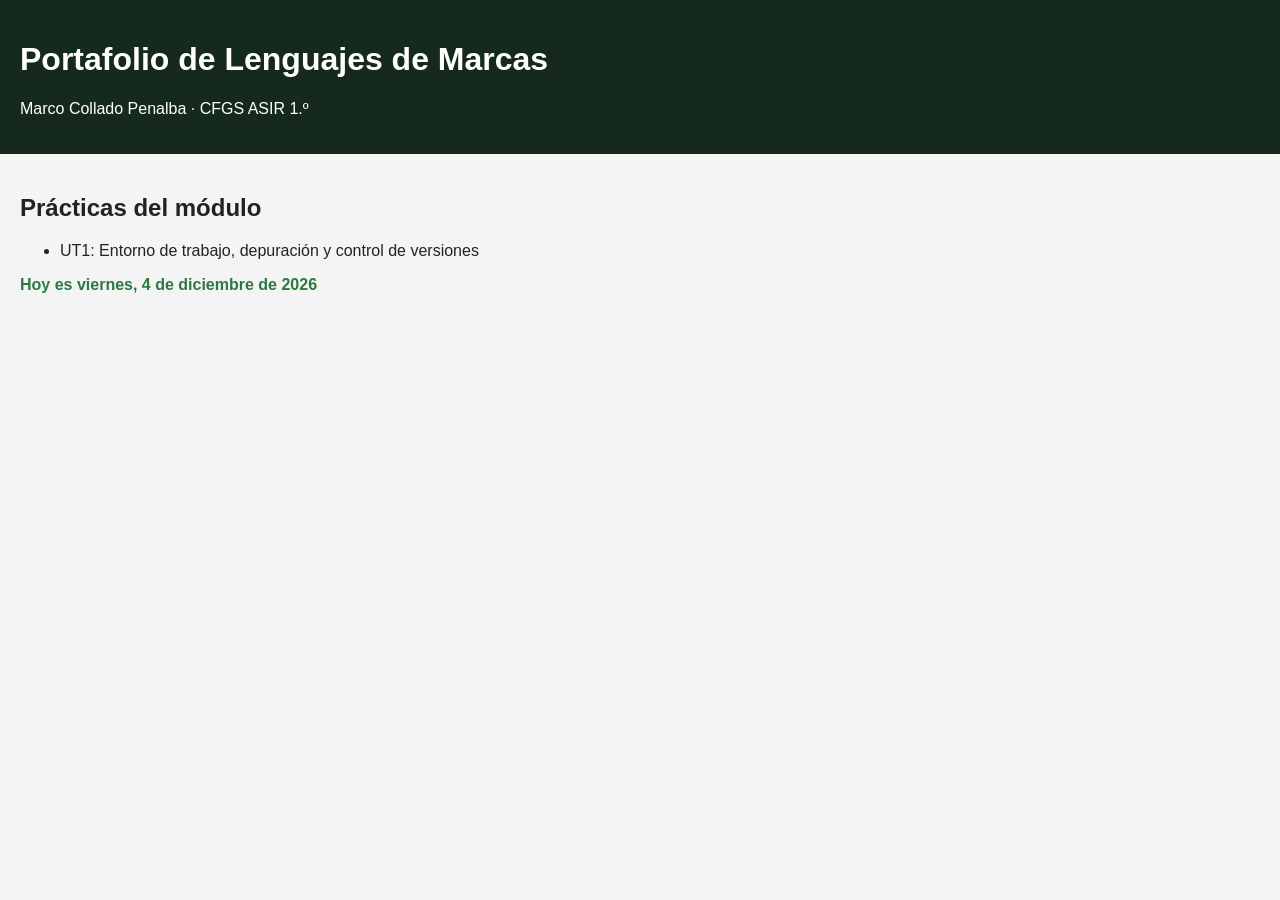
<file: index.html>
<!doctype html>
<html lang="es">
  <head>
    <meta charset="UTF-8" />
    <meta name="viewport" content="width=device-width, initial-scale=1" />
    <title>Portafolio LM - Marco</title>
    <link rel="stylesheet" href="css/estilos.css" />
  </head>
  <body>
    <header>
      <h1>Portafolio de Lenguajes de Marcas</h1>
      <p>Marco Collado Penalba · CFGS ASIR 1.º</p>
    </header>
    <main>
      <h2>Prácticas del módulo</h2>
      <ul>
        <li>UT1: Entorno de trabajo, depuración y control de versiones</li>
      </ul>
      <p id="fecha"></p>
    </main>
    <script src="js/app.js"></script>
  </body>
</html>
</file>
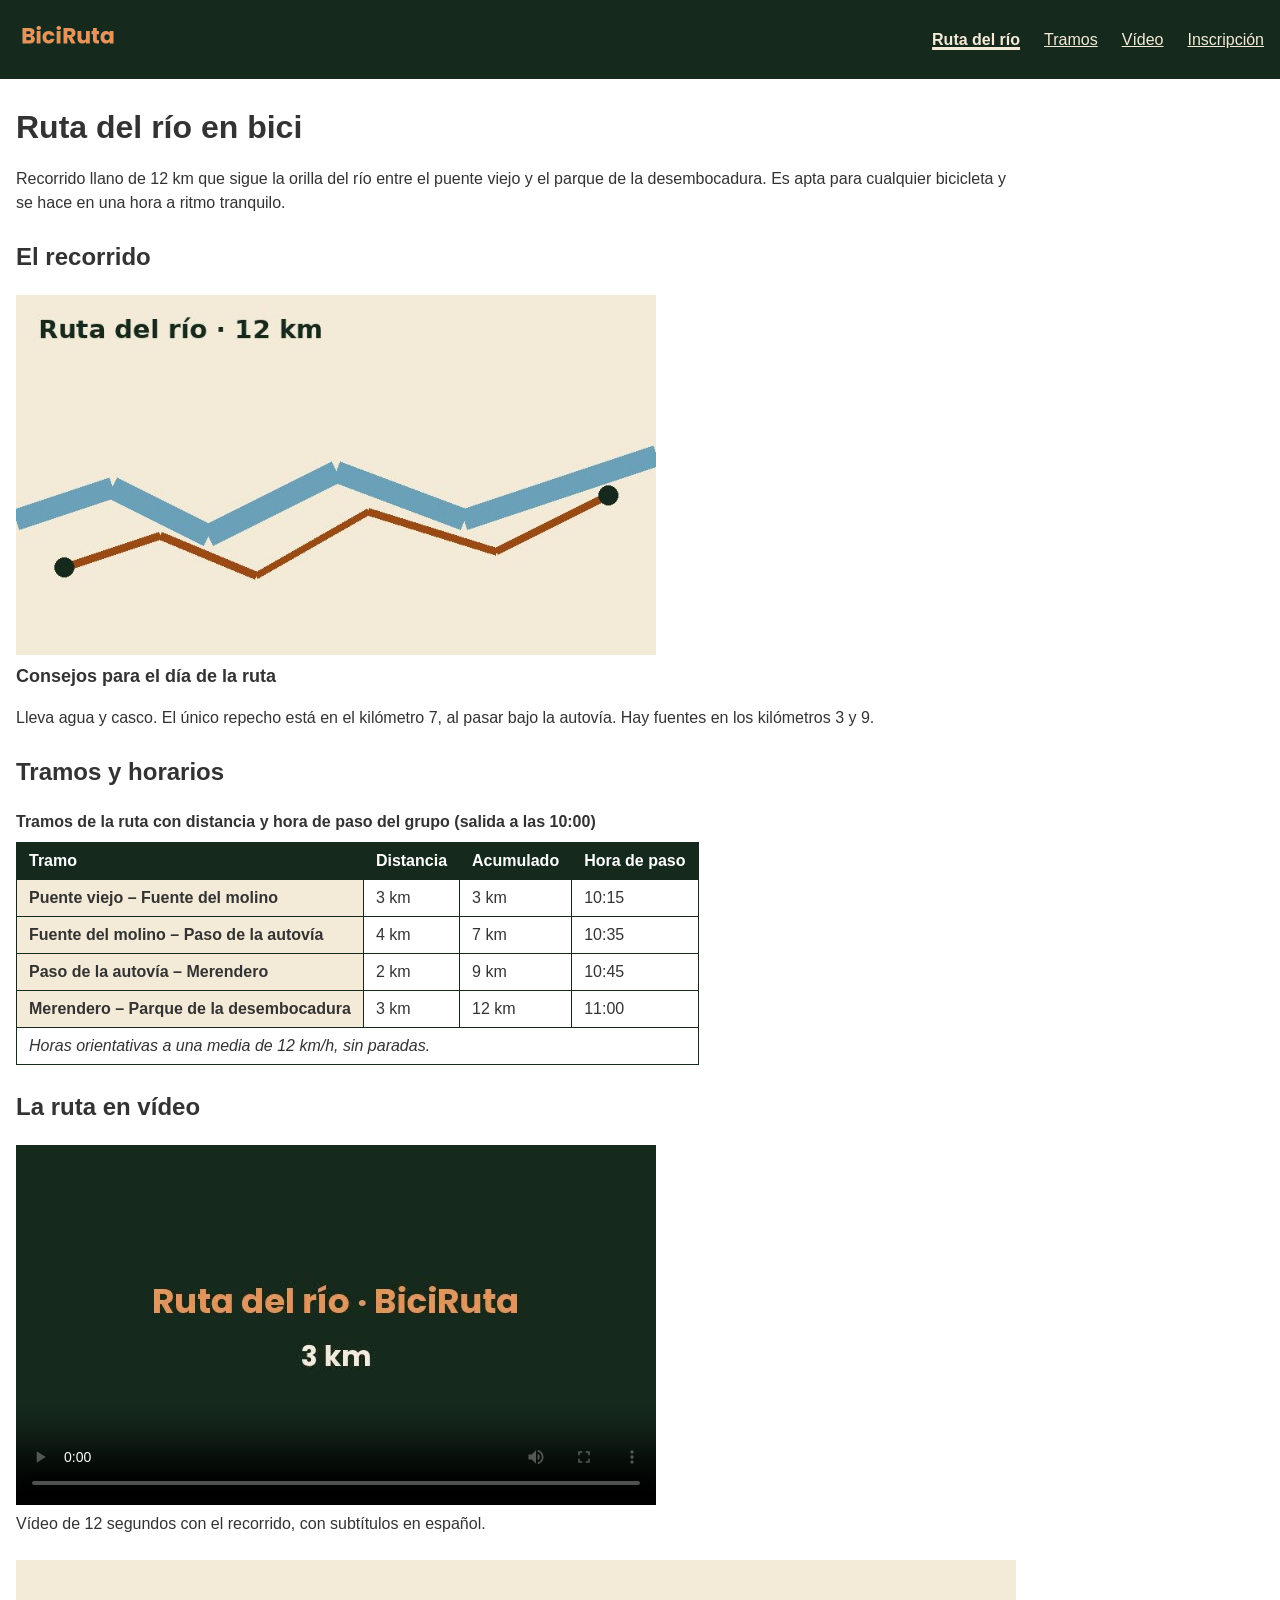
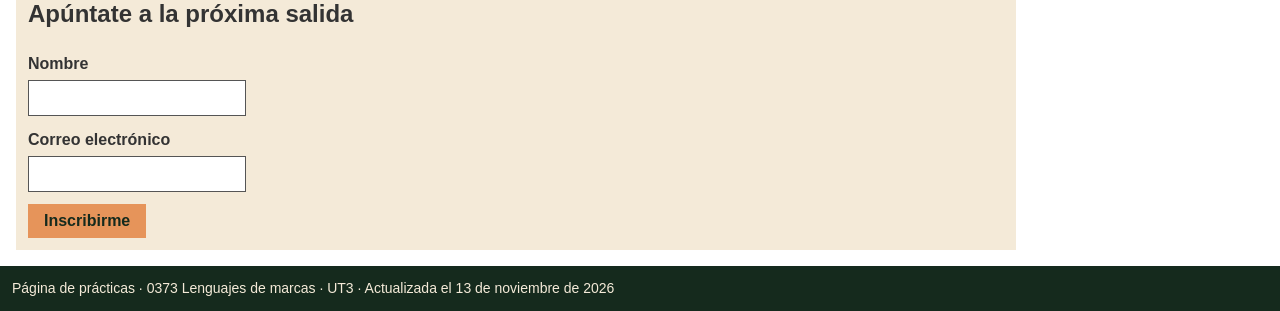
<file: ut03/index.html>
<!DOCTYPE html>
<html lang="es">
<head>
  <meta charset="UTF-8">
  <meta name="viewport" content="width=device-width, initial-scale=1.0">
  <title>Ruta del río en bici · UT3</title>
  <meta name="description" content="Ruta en bicicleta de 12 km junto al río: recorrido, tramos, horarios y vídeo con subtítulos.">
  <link rel="stylesheet" href="css/estilos.css">
</head>
<body>
  <a class="saltar" href="#principal">Saltar al contenido principal</a>

  <header class="cabecera">
    <a href="index.html"><img src="img/logo_biciruta.png" alt="BiciRuta, inicio" width="160" height="40"></a>
    <nav aria-label="Menú principal">
      <ul class="menu">
        <li><a href="index.html" aria-current="page">Ruta del río</a></li>
        <li><a href="#tramos">Tramos</a></li>
        <li><a href="#video">Vídeo</a></li>
        <li><a href="#inscripcion">Inscripción</a></li>
      </ul>
    </nav>
  </header>

  <main id="principal">
    <h1>Ruta del río en bici</h1>
    <p>Recorrido llano de 12 km que sigue la orilla del río entre el puente viejo y el parque de la desembocadura. Es apta para cualquier bicicleta y se hace en una hora a ritmo tranquilo.</p>

    <section aria-labelledby="titulo-recorrido">
      <h2 id="titulo-recorrido">El recorrido</h2>
      <img class="responsiva"
           src="img/mapa_ruta-400.jpg"
           srcset="img/mapa_ruta-400.jpg 400w, img/mapa_ruta-800.jpg 800w, img/mapa_ruta-1200.jpg 1200w"
           sizes="(min-width: 700px) 640px, 100vw"
           width="400" height="225" loading="lazy"
           alt="Mapa esquemático: la ruta sale del puente viejo, sigue la orilla norte del río y termina en el parque de la desembocadura, 12 km después.">

      <article>
        <h3>Consejos para el día de la ruta</h3>
        <p>Lleva agua y casco. El único repecho está en el kilómetro 7, al pasar bajo la autovía. Hay fuentes en los kilómetros 3 y 9.</p>
      </article>
    </section>

    <section id="tramos" aria-labelledby="titulo-tramos">
      <h2 id="titulo-tramos">Tramos y horarios</h2>
      <table class="tarifas">
        <caption>Tramos de la ruta con distancia y hora de paso del grupo (salida a las 10:00)</caption>
        <thead>
          <tr>
            <th scope="col">Tramo</th>
            <th scope="col">Distancia</th>
            <th scope="col">Acumulado</th>
            <th scope="col">Hora de paso</th>
          </tr>
        </thead>
        <tbody>
          <tr><th scope="row">Puente viejo – Fuente del molino</th><td>3 km</td><td>3 km</td><td>10:15</td></tr>
          <tr><th scope="row">Fuente del molino – Paso de la autovía</th><td>4 km</td><td>7 km</td><td>10:35</td></tr>
          <tr><th scope="row">Paso de la autovía – Merendero</th><td>2 km</td><td>9 km</td><td>10:45</td></tr>
          <tr><th scope="row">Merendero – Parque de la desembocadura</th><td>3 km</td><td>12 km</td><td>11:00</td></tr>
        </tbody>
        <tfoot>
          <tr><td colspan="4">Horas orientativas a una media de 12 km/h, sin paradas.</td></tr>
        </tfoot>
      </table>
    </section>

    <section id="video" aria-labelledby="titulo-video">
      <h2 id="titulo-video">La ruta en vídeo</h2>
      <figure>
        <video controls preload="metadata" width="640" height="360" poster="img/ruta_rio_poster.jpg">
          <source src="media/ruta_rio.mp4" type="video/mp4">
          <track kind="captions" src="media/ruta_rio.es.vtt" srclang="es" label="Español" default>
          <p>Tu navegador no puede reproducir el vídeo. <a href="media/ruta_rio.mp4">Descarga el vídeo de la ruta (MP4, 12 s)</a>.</p>
        </video>
        <figcaption>Vídeo de 12 segundos con el recorrido, con subtítulos en español.</figcaption>
      </figure>
    </section>

    <aside id="inscripcion" class="lateral" aria-labelledby="titulo-inscripcion">
      <h2 id="titulo-inscripcion">Apúntate a la próxima salida</h2>
      <form action="#" method="post">
        <label for="nombre">Nombre</label>
        <input type="text" id="nombre" name="nombre" autocomplete="name" required>
        <label for="correo">Correo electrónico</label>
        <input type="email" id="correo" name="correo" autocomplete="email" required>
        <button type="submit">Inscribirme</button>
      </form>
    </aside>
  </main>

  <footer class="pie">
    <p>Página de prácticas · 0373 Lenguajes de marcas · UT3 · Actualizada el <time datetime="2026-11-13">13 de noviembre de 2026</time></p>
  </footer>
</body>
</html>
</file>
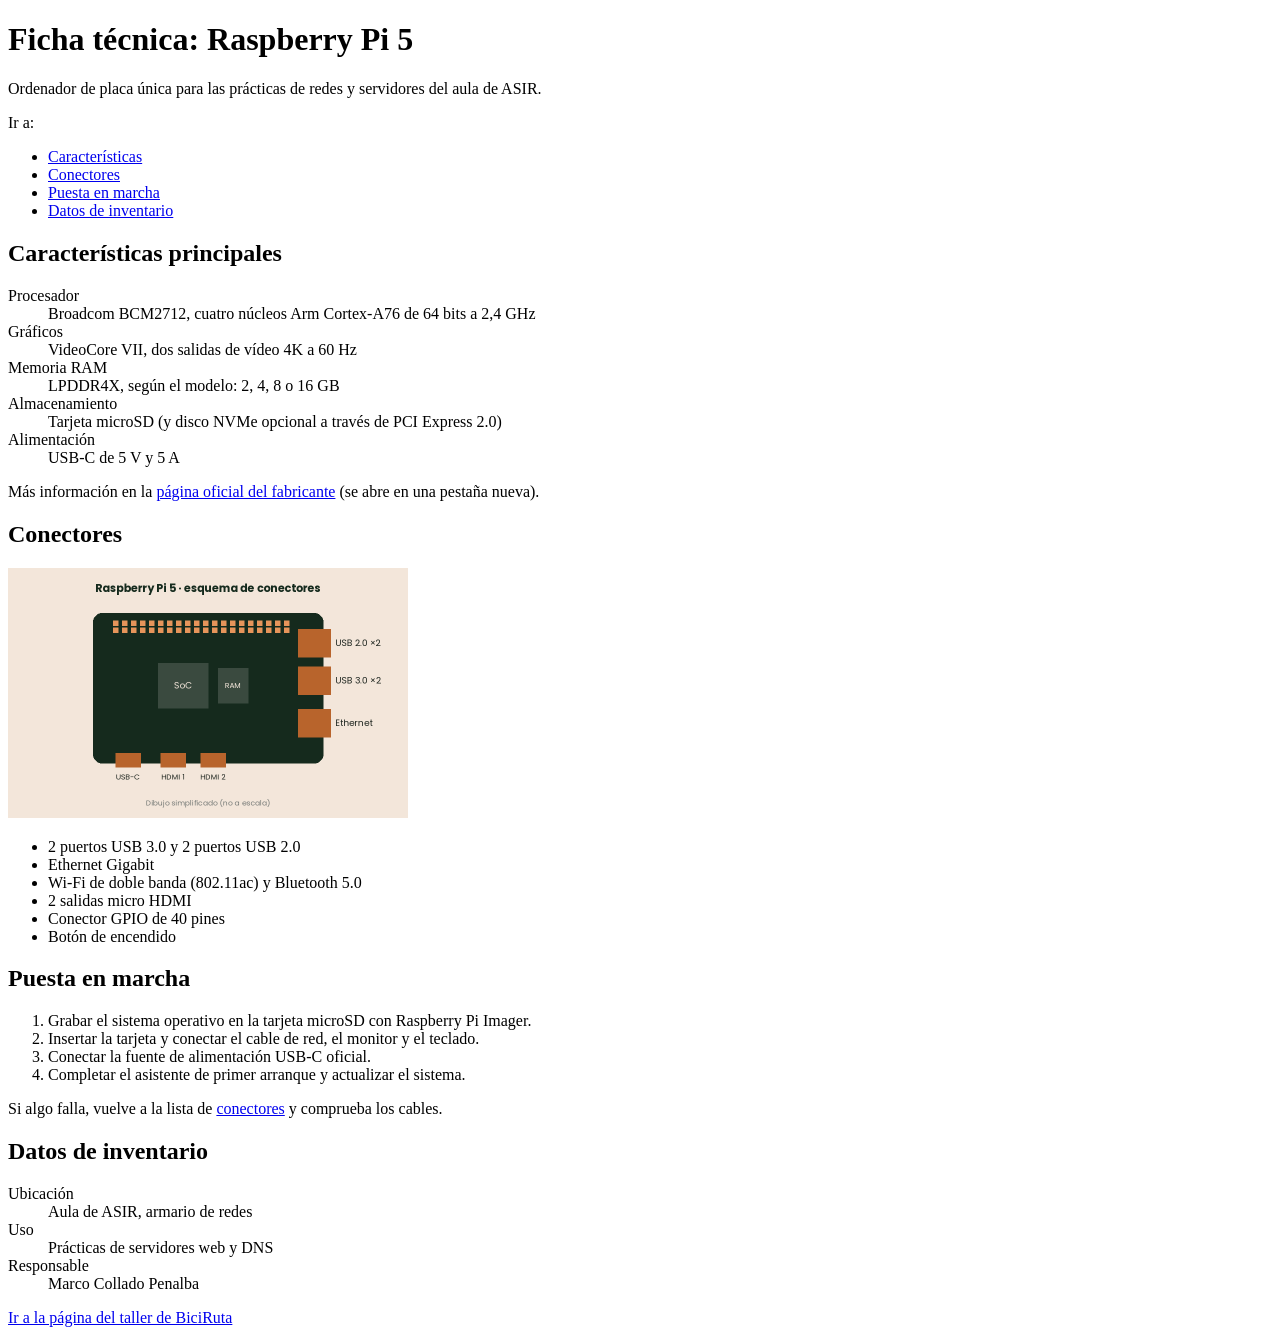
<file: ut02/ficha_equipo.html>
<!DOCTYPE html>
<html lang="es">

<head>
  <meta charset="UTF-8">
  <meta name="viewport" content="width=device-width, initial-scale=1.0">
  <meta name="description"
    content="Ficha técnica de la Raspberry Pi 5 del aula de ASIR: características, conectores, puesta en marcha e inventario.">
  <title>Ficha técnica · Raspberry Pi 5 · Inventario del aula ASIR</title>
</head>

<body>
  <header>
    <h1>Ficha técnica: Raspberry Pi 5</h1>
    <p>Ordenador de placa única para las prácticas de redes y servidores del aula de ASIR.</p>
    <nav>
      <p>Ir a:</p>
      <ul>
        <li><a href="#caracteristicas">Características</a></li>
        <li><a href="#conectores">Conectores</a></li>
        <li><a href="#puesta-en-marcha">Puesta en marcha</a></li>
        <li><a href="#inventario">Datos de inventario</a></li>
      </ul>
    </nav>
  </header>

  <main>
    <section id="caracteristicas">
      <h2>Características principales</h2>
      <dl>
        <dt>Procesador</dt>
        <dd class="dato-tecnico">Broadcom BCM2712, cuatro núcleos Arm Cortex-A76 de 64 bits a 2,4&nbsp;GHz</dd>
        <dt>Gráficos</dt>
        <dd class="dato-tecnico">VideoCore VII, dos salidas de vídeo 4K a 60&nbsp;Hz</dd>
        <dt>Memoria RAM</dt>
        <dd class="dato-tecnico">LPDDR4X, según el modelo: 2, 4, 8 o 16&nbsp;GB</dd>
        <dt>Almacenamiento</dt>
        <dd class="dato-tecnico">Tarjeta microSD (y disco NVMe opcional a través de PCI Express 2.0)</dd>
        <dt>Alimentación</dt>
        <dd class="dato-tecnico">USB-C de 5&nbsp;V y 5&nbsp;A</dd>
      </dl>
      <p>Más información en la
        <a href="https://www.raspberrypi.com/products/raspberry-pi-5/" target="_blank" rel="noopener noreferrer">página
          oficial del fabricante</a> (se abre en una pestaña nueva).</p>
    </section>

    <section id="conectores">
      <h2>Conectores</h2>
      <img src="img/raspberry_pi5_esquema.png"
        alt="Esquema de la placa: dos USB 2.0, dos USB 3.0 y Ethernet en un lateral; USB-C y dos micro HDMI en el borde inferior; conector GPIO de 40 pines arriba"
        width="400" height="250">
      <ul>
        <li>2 puertos USB 3.0 y 2 puertos USB 2.0</li>
        <li>Ethernet Gigabit</li>
        <li>Wi-Fi de doble banda (802.11ac) y Bluetooth 5.0</li>
        <li>2 salidas micro HDMI</li>
        <li>Conector GPIO de 40 pines</li>
        <li>Botón de encendido</li>
      </ul>
    </section>

    <section id="puesta-en-marcha">
      <h2>Puesta en marcha</h2>
      <ol>
        <li>Grabar el sistema operativo en la tarjeta microSD con Raspberry Pi Imager.</li>
        <li>Insertar la tarjeta y conectar el cable de red, el monitor y el teclado.</li>
        <li>Conectar la fuente de alimentación USB-C oficial.</li>
        <li>Completar el asistente de primer arranque y actualizar el sistema.</li>
      </ol>
      <p>Si algo falla, vuelve a la lista de <a href="#conectores">conectores</a> y comprueba los cables.</p>
    </section>

    <section id="inventario">
      <h2>Datos de inventario</h2>
      <dl>
        <dt>Ubicación</dt>
        <dd class="dato-inventario">Aula de ASIR, armario de redes</dd>
        <dt>Uso</dt>
        <dd class="dato-inventario">Prácticas de servidores web y DNS</dd>
        <dt>Responsable</dt>
        <dd class="dato-inventario">Marco Collado Penalba</dd>
      </dl>
    </section>
  </main>

  <footer>
    <p><a href="taller.html">Ir a la página del taller de BiciRuta</a></p>
  </footer>
</body>

</html>
</file>
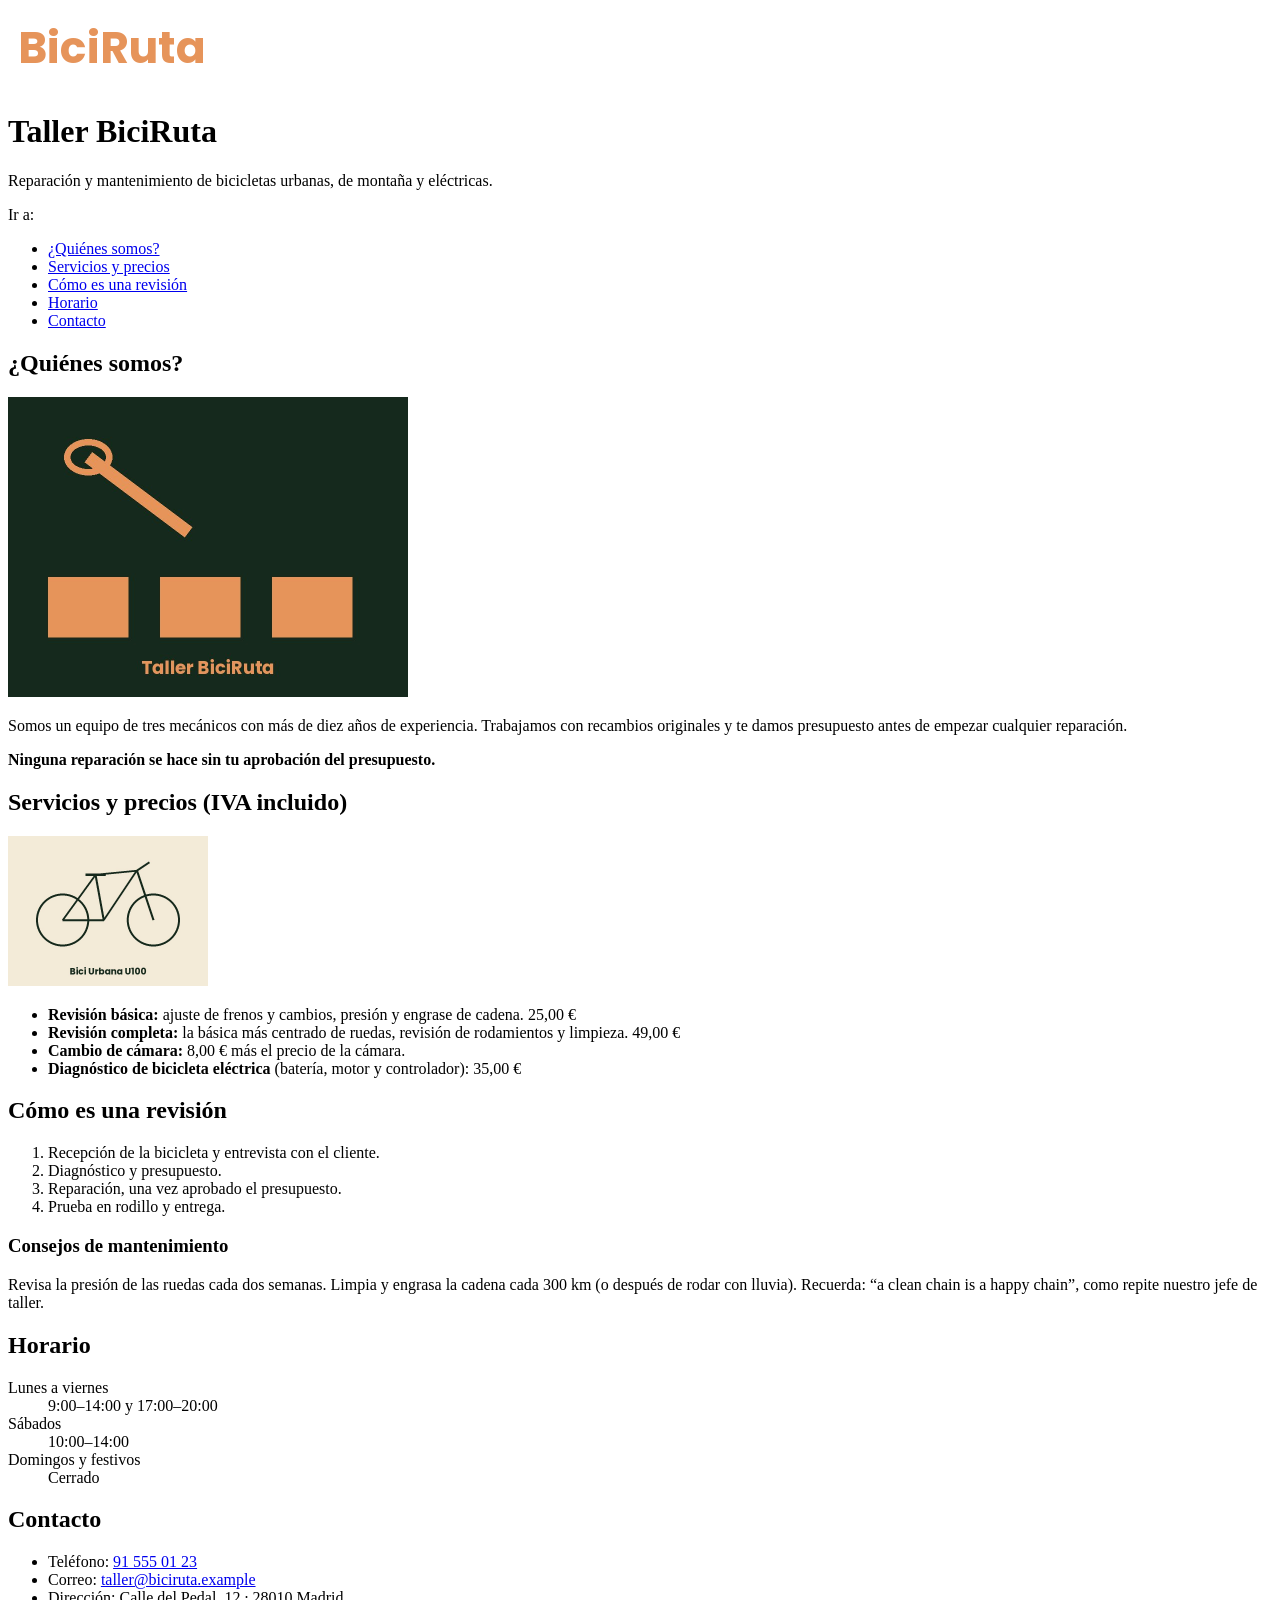
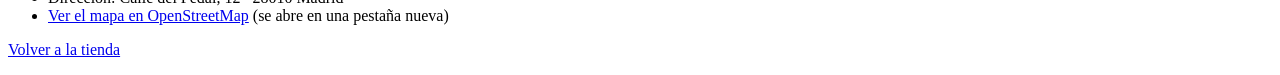
<file: ut02/taller.html>
<!DOCTYPE html>
<html lang="es">

<head>
  <!-- Codificación de caracteres: UTF-8 admite tildes, ñ, «» y el símbolo € -->
  <meta charset="UTF-8">
  <!-- En el móvil, la página usa el ancho real de la pantalla y no se reduce de tamaño -->
  <meta name="viewport" content="width=device-width, initial-scale=1.0">
  <!-- Resumen que muestran los buscadores debajo del título -->
  <meta name="description"
    content="Taller de bicicletas urbanas, de montaña y eléctricas en Madrid. Revisiones, reparaciones y puesta a punto con cita previa.">
  <!-- Texto de la pestaña del navegador y del enlace en los buscadores -->
  <title>Taller BiciRuta · Reparación y mantenimiento de bicicletas</title>
</head>

<body>
  <header>
    <img src="img/logo_biciruta.png" alt="BiciRuta" width="320" height="80">
    <h1>Taller BiciRuta</h1>
    <p>Reparación y mantenimiento de bicicletas urbanas, de montaña y eléctricas.</p>
    <nav>
      <p>Ir a:</p>
      <ul>
        <li><a href="#quienes-somos">¿Quiénes somos?</a></li>
        <li><a href="#servicios">Servicios y precios</a></li>
        <li><a href="#revision">Cómo es una revisión</a></li>
        <li><a href="#horario">Horario</a></li>
        <li><a href="#contacto">Contacto</a></li>
      </ul>
    </nav>
  </header>

  <main>
    <section id="quienes-somos">
      <h2>¿Quiénes somos?</h2>
      <img src="img/taller.jpg"
        alt="Ilustración del taller: una llave inglesa sobre tres cajones de herramientas con el rótulo Taller BiciRuta"
        width="400" height="300">
      <p>Somos un equipo de tres mecánicos con más de diez años de experiencia. Trabajamos con recambios originales y
        te damos presupuesto antes de empezar cualquier reparación.</p>
      <p><strong>Ninguna reparación se hace sin tu aprobación del presupuesto.</strong></p>
    </section>

    <section id="servicios">
      <h2>Servicios y precios (IVA incluido)</h2>
      <img src="img/bici_urbana.jpg" alt="" width="200" height="150">
      <ul>
        <li><strong>Revisión básica:</strong> ajuste de frenos y cambios, presión y engrase de cadena.
          <span class="precio">25,00&nbsp;€</span></li>
        <li><strong>Revisión completa:</strong> la básica más centrado de ruedas, revisión de rodamientos y limpieza.
          <span class="precio">49,00&nbsp;€</span></li>
        <li><strong>Cambio de cámara:</strong> <span class="precio">8,00&nbsp;€</span> más el precio de la cámara.</li>
        <li><strong>Diagnóstico de bicicleta eléctrica</strong> (batería, motor y controlador):
          <span class="precio">35,00&nbsp;€</span></li>
      </ul>
    </section>

    <section id="revision">
      <h2>Cómo es una revisión</h2>
      <ol>
        <li>Recepción de la bicicleta y entrevista con el cliente.</li>
        <li>Diagnóstico y presupuesto.</li>
        <li>Reparación, una vez aprobado el presupuesto.</li>
        <li>Prueba en rodillo y entrega.</li>
      </ol>
      <h3>Consejos de mantenimiento</h3>
      <p>Revisa la presión de las ruedas cada dos semanas. Limpia y engrasa la cadena cada 300&nbsp;km (o después de
        rodar con lluvia). Recuerda: <q lang="en">a clean chain is a happy chain</q>, como repite nuestro jefe de
        taller.</p>
    </section>

    <section id="horario">
      <h2>Horario</h2>
      <dl>
        <dt>Lunes a viernes</dt>
        <dd>9:00–14:00 y 17:00–20:00</dd>
        <dt>Sábados</dt>
        <dd>10:00–14:00</dd>
        <dt>Domingos y festivos</dt>
        <dd>Cerrado</dd>
      </dl>
    </section>

    <section id="contacto">
      <h2>Contacto</h2>
      <ul>
        <li>Teléfono: <a href="tel:+34915550123">91 555 01 23</a></li>
        <li>Correo: <a href="mailto:taller@biciruta.example?subject=Cita%20en%20el%20taller">taller@biciruta.example</a></li>
        <li>Dirección: Calle del Pedal, 12 · 28010 Madrid</li>
        <li><a href="https://www.openstreetmap.org/search?query=Madrid" target="_blank" rel="noopener noreferrer">Ver
            el mapa en OpenStreetMap</a> (se abre en una pestaña nueva)</li>
      </ul>
    </section>
  </main>

  <footer>
    <p><a href="index.html">Volver a la tienda</a></p>
  </footer>
</body>

</html>
</file>
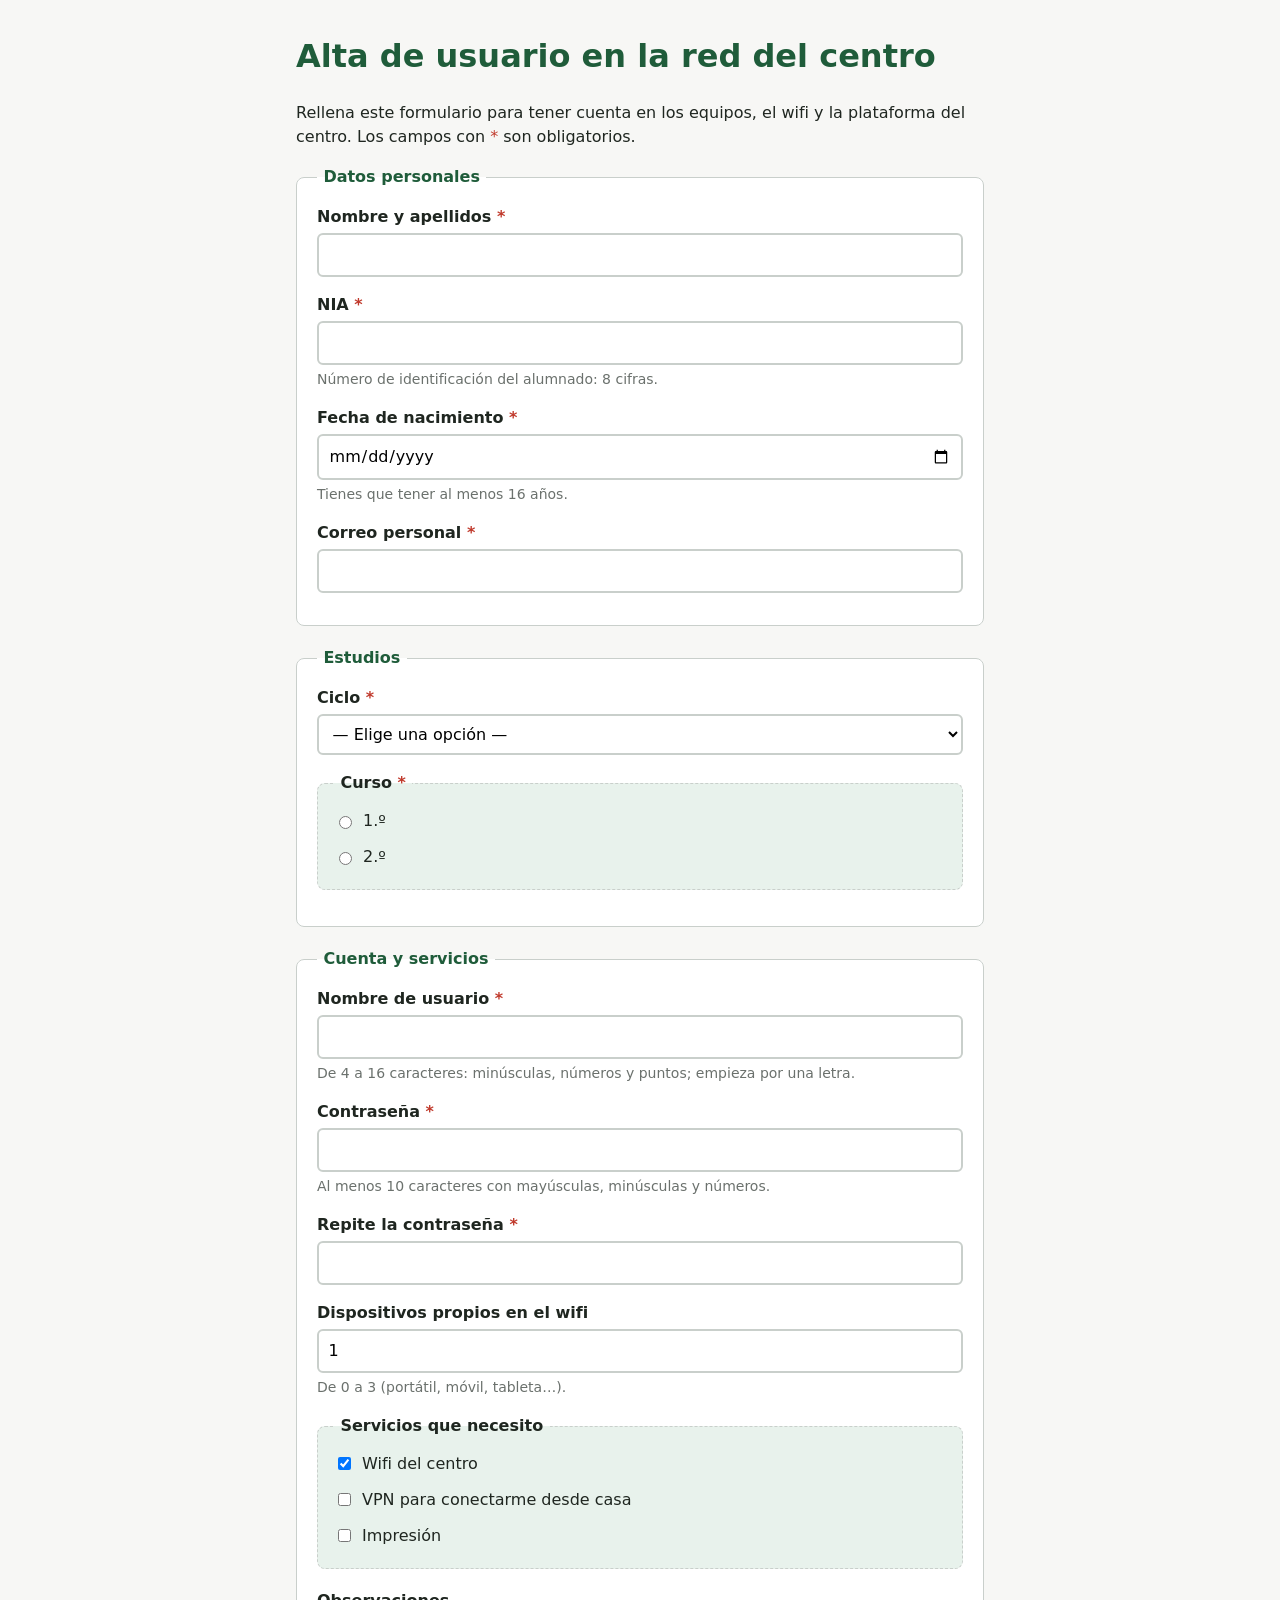
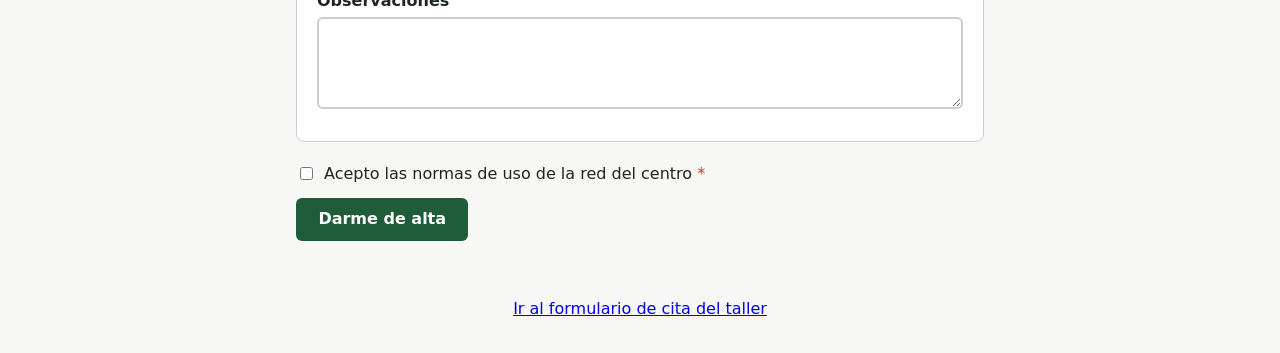
<file: ut04/alta_red.html>
<!DOCTYPE html>
<html lang="es">

<head>
  <meta charset="UTF-8">
  <meta name="viewport" content="width=device-width, initial-scale=1.0">
  <meta name="description" content="Formulario de alta de un usuario en la red del centro: cuenta, datos de contacto y servicios.">
  <title>Alta de usuario en la red del centro · ASIR</title>
  <link rel="stylesheet" href="css/cita.css">
  <script src="js/alta.js" defer></script>
</head>

<body>
  <main>
    <h1>Alta de usuario en la red del centro</h1>
    <p>Rellena este formulario para tener cuenta en los equipos, el wifi y la plataforma del centro.
      Los campos con <span class="obligatorio" aria-hidden="true">*</span> son obligatorios.</p>

    <!-- Método POST: el formulario lleva datos personales y una contraseña, que no deben
         aparecer en la URL, en el historial del navegador ni en los registros del servidor.
         Además, crea algo nuevo (una cuenta): recargar una URL con GET no debe dar de alta a nadie. -->
    <form id="form-alta" action="https://httpbin.org/post" method="post">

      <fieldset>
        <legend>Datos personales</legend>

        <div class="campo">
          <label for="nombre">Nombre y apellidos <span class="obligatorio" aria-hidden="true">*</span></label>
          <input type="text" id="nombre" name="nombre" required minlength="3" maxlength="80" autocomplete="name">
        </div>

        <div class="campo">
          <label for="nia">NIA <span class="obligatorio" aria-hidden="true">*</span></label>
          <input type="text" id="nia" name="nia" required pattern="[0-9]{8}" inputmode="numeric"
            title="El NIA tiene 8 cifras. Ejemplo: 10234567" aria-describedby="ayuda-nia">
          <small id="ayuda-nia" class="ayuda">Número de identificación del alumnado: 8 cifras.</small>
        </div>

        <div class="campo">
          <label for="nacimiento">Fecha de nacimiento <span class="obligatorio" aria-hidden="true">*</span></label>
          <input type="date" id="nacimiento" name="nacimiento" required min="1940-01-01"
            aria-describedby="ayuda-nacimiento">
          <small id="ayuda-nacimiento" class="ayuda">Tienes que tener al menos 16 años.</small>
        </div>

        <div class="campo">
          <label for="correo">Correo personal <span class="obligatorio" aria-hidden="true">*</span></label>
          <input type="email" id="correo" name="correo" required autocomplete="email">
        </div>
      </fieldset>

      <fieldset>
        <legend>Estudios</legend>

        <div class="campo">
          <label for="ciclo">Ciclo <span class="obligatorio" aria-hidden="true">*</span></label>
          <select id="ciclo" name="ciclo" required>
            <option value="">— Elige una opción —</option>
            <option value="smr">CFGM Sistemas Microinformáticos y Redes (SMR)</option>
            <option value="asir">CFGS Administración de Sistemas Informáticos en Red (ASIR)</option>
            <option value="daw">CFGS Desarrollo de Aplicaciones Web (DAW)</option>
          </select>
        </div>

        <fieldset class="grupo">
          <legend>Curso <span class="obligatorio" aria-hidden="true">*</span></legend>
          <div class="opcion">
            <input type="radio" id="curso-1" name="curso" value="1" required>
            <label for="curso-1">1.º</label>
          </div>
          <div class="opcion">
            <input type="radio" id="curso-2" name="curso" value="2">
            <label for="curso-2">2.º</label>
          </div>
        </fieldset>
      </fieldset>

      <fieldset>
        <legend>Cuenta y servicios</legend>

        <div class="campo">
          <label for="usuario">Nombre de usuario <span class="obligatorio" aria-hidden="true">*</span></label>
          <input type="text" id="usuario" name="usuario" required pattern="[a-z][a-z0-9.]{3,15}"
            title="De 4 a 16 caracteres: minúsculas, números y puntos, empezando por una letra. Ejemplo: marco.collado"
            aria-describedby="ayuda-usuario" autocomplete="username">
          <small id="ayuda-usuario" class="ayuda">De 4 a 16 caracteres: minúsculas, números y puntos; empieza por una letra.</small>
        </div>

        <div class="campo">
          <label for="clave">Contraseña <span class="obligatorio" aria-hidden="true">*</span></label>
          <input type="password" id="clave" name="clave" required minlength="10"
            pattern="(?=.*[a-z])(?=.*[A-Z])(?=.*[0-9]).{10,}"
            title="Al menos 10 caracteres con mayúsculas, minúsculas y números."
            aria-describedby="ayuda-clave" autocomplete="new-password">
          <small id="ayuda-clave" class="ayuda">Al menos 10 caracteres con mayúsculas, minúsculas y números.</small>
        </div>

        <div class="campo">
          <label for="clave2">Repite la contraseña <span class="obligatorio" aria-hidden="true">*</span></label>
          <input type="password" id="clave2" name="clave2" required autocomplete="new-password">
        </div>

        <div class="campo">
          <label for="dispositivos">Dispositivos propios en el wifi</label>
          <input type="number" id="dispositivos" name="dispositivos" min="0" max="3" step="1" value="1"
            aria-describedby="ayuda-dispositivos">
          <small id="ayuda-dispositivos" class="ayuda">De 0 a 3 (portátil, móvil, tableta…).</small>
        </div>

        <fieldset class="grupo">
          <legend>Servicios que necesito</legend>
          <div class="opcion">
            <input type="checkbox" id="serv-wifi" name="servicios" value="wifi" checked>
            <label for="serv-wifi">Wifi del centro</label>
          </div>
          <div class="opcion">
            <input type="checkbox" id="serv-vpn" name="servicios" value="vpn">
            <label for="serv-vpn">VPN para conectarme desde casa</label>
          </div>
          <div class="opcion">
            <input type="checkbox" id="serv-impresion" name="servicios" value="impresion">
            <label for="serv-impresion">Impresión</label>
          </div>
        </fieldset>

        <div class="campo">
          <label for="observaciones">Observaciones</label>
          <textarea id="observaciones" name="observaciones" rows="3" maxlength="300"></textarea>
        </div>
      </fieldset>

      <div class="opcion">
        <input type="checkbox" id="normas" name="normas" value="acepto" required>
        <label for="normas">Acepto las normas de uso de la red del centro <span class="obligatorio"
            aria-hidden="true">*</span></label>
      </div>

      <button type="submit">Darme de alta</button>
    </form>
  </main>

  <footer>
    <p><a href="cita.html">Ir al formulario de cita del taller</a></p>
  </footer>
</body>

</html>
</file>
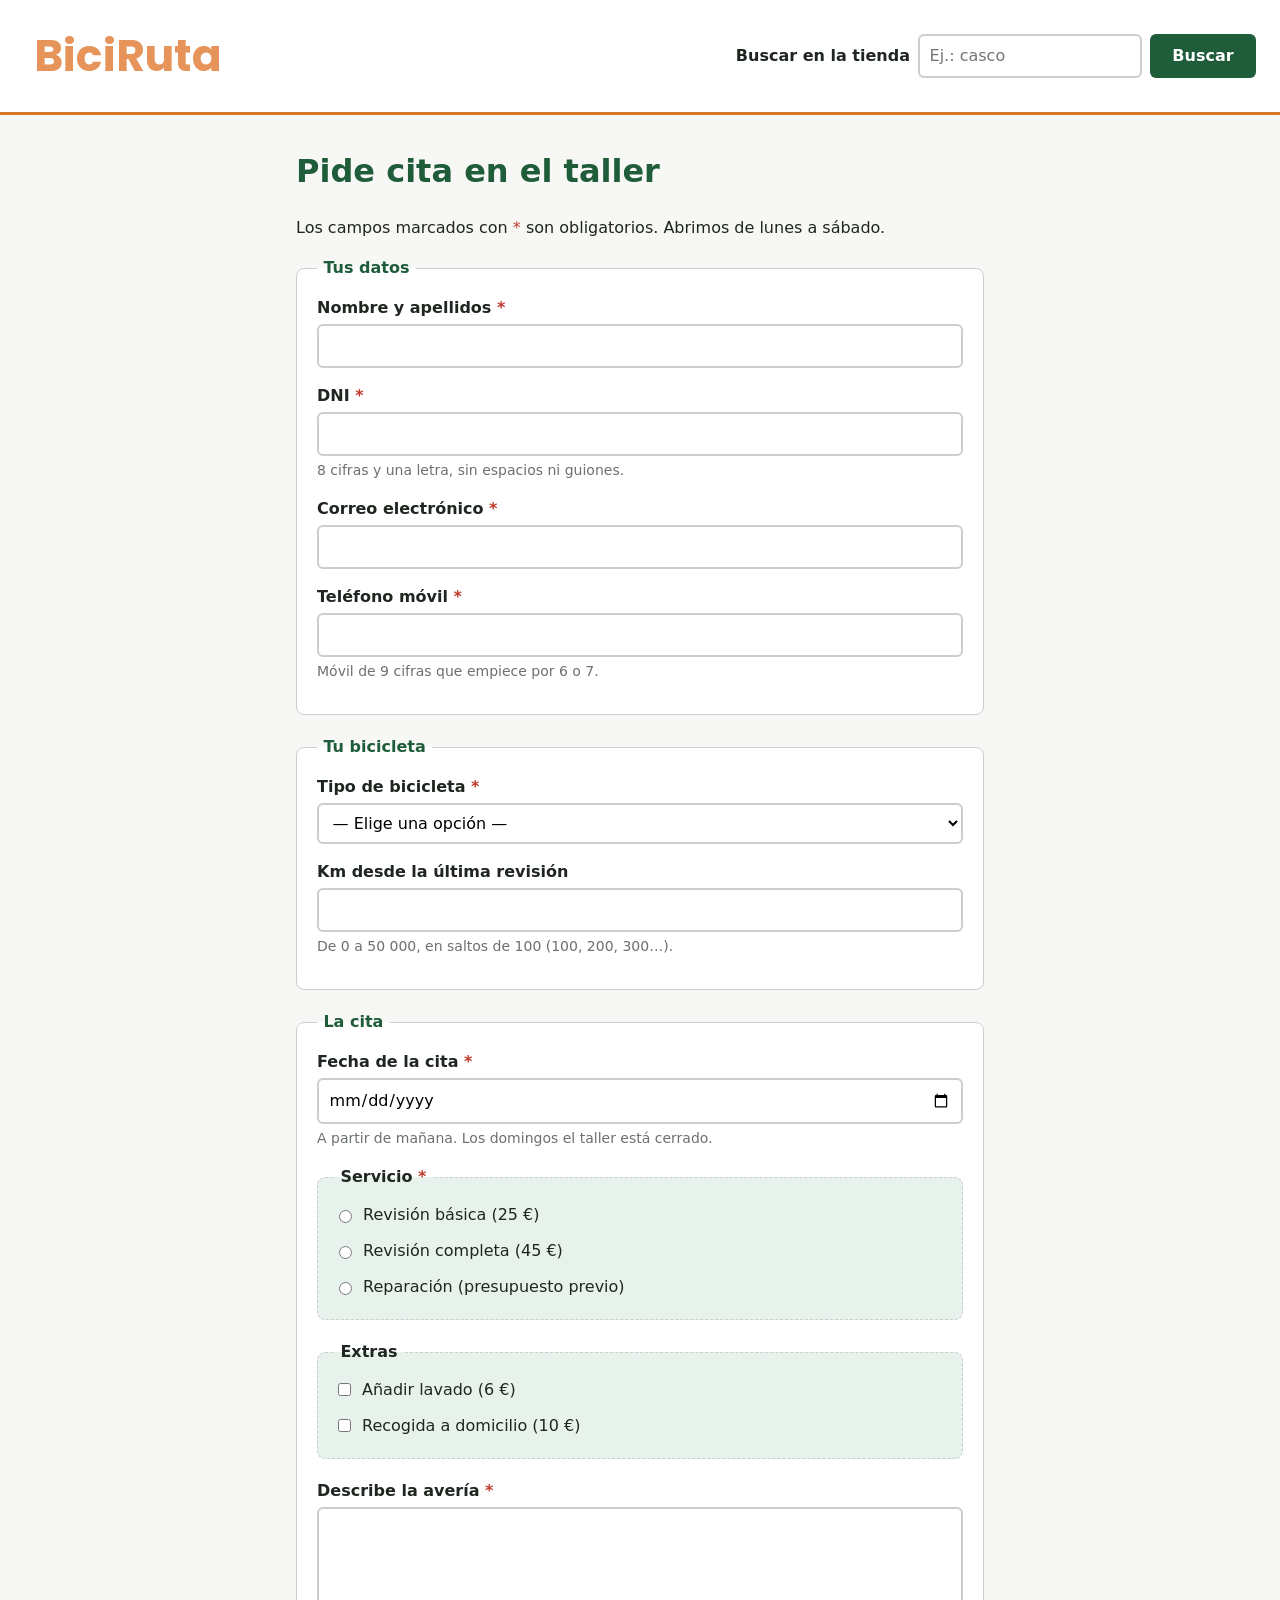
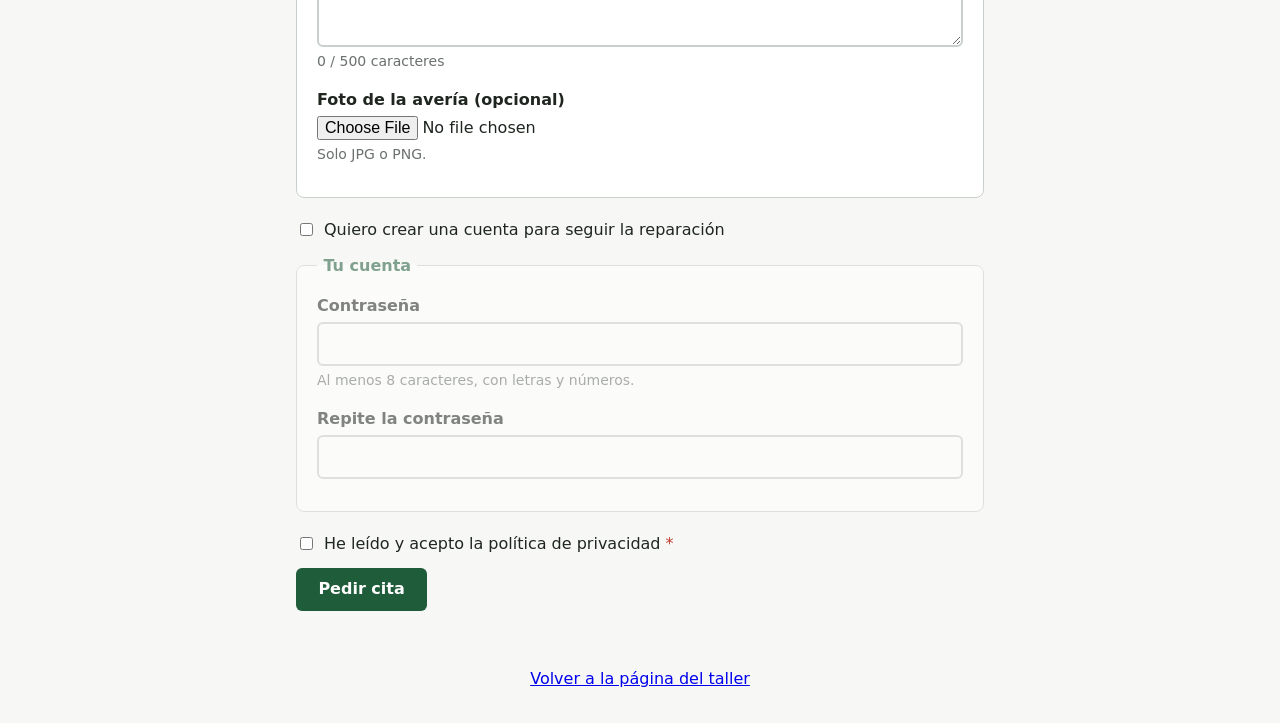
<file: ut04/cita.html>
<!DOCTYPE html>
<html lang="es">

<head>
  <meta charset="UTF-8">
  <meta name="viewport" content="width=device-width, initial-scale=1.0">
  <meta name="description" content="Pide cita en el taller de BiciRuta: revisión básica, revisión completa o reparación de tu bicicleta.">
  <title>Cita en el taller · BiciRuta</title>
  <link rel="stylesheet" href="css/cita.css">
  <!-- defer: el script se descarga a la vez que la página y se ejecuta cuando el HTML ya está cargado -->
  <script src="js/cita.js" defer></script>
</head>

<body>
  <header class="cabecera">
    <img src="img/logo_biciruta.png" alt="BiciRuta" width="320" height="80">

    <!-- Buscador de la tienda: GET, porque solo pide información y la URL con la búsqueda
         se puede guardar, compartir o recargar sin problema -->
    <form class="buscador" action="receptor.html" method="get" role="search">
      <label for="q">Buscar en la tienda</label>
      <input type="search" id="q" name="q" placeholder="Ej.: casco" required>
      <button type="submit">Buscar</button>
    </form>
  </header>

  <main>
    <h1>Pide cita en el taller</h1>
    <p>Los campos marcados con <span class="obligatorio" aria-hidden="true">*</span> son obligatorios.
      Abrimos de lunes a sábado.</p>

    <!-- Cita: POST, porque lleva datos personales y una contraseña (no deben quedar en la URL,
         el historial ni los registros) y un fichero, que solo se puede enviar con POST y multipart -->
    <form id="form-cita" action="https://httpbin.org/post" method="post" enctype="multipart/form-data">

      <fieldset>
        <legend>Tus datos</legend>

        <div class="campo">
          <label for="nombre">Nombre y apellidos <span class="obligatorio" aria-hidden="true">*</span></label>
          <input type="text" id="nombre" name="nombre" required minlength="3" maxlength="80" autocomplete="name">
        </div>

        <div class="campo">
          <label for="dni">DNI <span class="obligatorio" aria-hidden="true">*</span></label>
          <input type="text" id="dni" name="dni" required pattern="[0-9]{8}[A-Za-z]"
            title="8 cifras y una letra, sin espacios ni guiones. Ejemplo: 12345678Z"
            aria-describedby="ayuda-dni" autocomplete="off">
          <small id="ayuda-dni" class="ayuda">8 cifras y una letra, sin espacios ni guiones.</small>
        </div>

        <div class="campo">
          <label for="correo">Correo electrónico <span class="obligatorio" aria-hidden="true">*</span></label>
          <input type="email" id="correo" name="correo" required autocomplete="email">
        </div>

        <div class="campo">
          <label for="telefono">Teléfono móvil <span class="obligatorio" aria-hidden="true">*</span></label>
          <input type="tel" id="telefono" name="telefono" required pattern="[67][0-9]{8}"
            title="9 cifras empezando por 6 o 7, sin espacios. Ejemplo: 612345678"
            aria-describedby="ayuda-telefono" autocomplete="tel">
          <small id="ayuda-telefono" class="ayuda">Móvil de 9 cifras que empiece por 6 o 7.</small>
        </div>
      </fieldset>

      <fieldset>
        <legend>Tu bicicleta</legend>

        <div class="campo">
          <label for="tipo">Tipo de bicicleta <span class="obligatorio" aria-hidden="true">*</span></label>
          <select id="tipo" name="tipo" required>
            <option value="">— Elige una opción —</option>
            <option value="urbana">Urbana</option>
            <option value="montana">Montaña</option>
            <option value="electrica">Eléctrica</option>
          </select>
        </div>

        <div class="campo">
          <label for="km">Km desde la última revisión</label>
          <input type="number" id="km" name="km" min="0" max="50000" step="100"
            aria-describedby="ayuda-km">
          <small id="ayuda-km" class="ayuda">De 0 a 50 000, en saltos de 100 (100, 200, 300…).</small>
        </div>
      </fieldset>

      <fieldset>
        <legend>La cita</legend>

        <div class="campo">
          <label for="fecha">Fecha de la cita <span class="obligatorio" aria-hidden="true">*</span></label>
          <input type="date" id="fecha" name="fecha" required aria-describedby="ayuda-fecha">
          <small id="ayuda-fecha" class="ayuda">A partir de mañana. Los domingos el taller está cerrado.</small>
        </div>

        <!-- Los tres radios comparten name: así solo se puede marcar uno -->
        <fieldset class="grupo">
          <legend>Servicio <span class="obligatorio" aria-hidden="true">*</span></legend>
          <div class="opcion">
            <input type="radio" id="servicio-basica" name="servicio" value="revision-basica" required>
            <label for="servicio-basica">Revisión básica (25 €)</label>
          </div>
          <div class="opcion">
            <input type="radio" id="servicio-completa" name="servicio" value="revision-completa">
            <label for="servicio-completa">Revisión completa (45 €)</label>
          </div>
          <div class="opcion">
            <input type="radio" id="servicio-reparacion" name="servicio" value="reparacion">
            <label for="servicio-reparacion">Reparación (presupuesto previo)</label>
          </div>
        </fieldset>

        <fieldset class="grupo">
          <legend>Extras</legend>
          <div class="opcion">
            <input type="checkbox" id="extra-lavado" name="extras" value="lavado">
            <label for="extra-lavado">Añadir lavado (6 €)</label>
          </div>
          <div class="opcion">
            <input type="checkbox" id="extra-recogida" name="extras" value="recogida">
            <label for="extra-recogida">Recogida a domicilio (10 €)</label>
          </div>
        </fieldset>

        <div class="campo">
          <label for="averia">Describe la avería <span class="obligatorio" aria-hidden="true">*</span></label>
          <textarea id="averia" name="averia" rows="5" required minlength="20" maxlength="500"
            aria-describedby="contador"></textarea>
          <small id="contador" class="ayuda" aria-live="polite">0 / 500 caracteres</small>
        </div>

        <div class="campo">
          <label for="foto">Foto de la avería (opcional)</label>
          <input type="file" id="foto" name="foto" accept=".jpg,.jpeg,.png,image/jpeg,image/png"
            aria-describedby="ayuda-foto">
          <small id="ayuda-foto" class="ayuda">Solo JPG o PNG.</small>
        </div>
      </fieldset>

      <div class="opcion">
        <input type="checkbox" id="quiero-cuenta" name="quiero_cuenta" value="si">
        <label for="quiero-cuenta">Quiero crear una cuenta para seguir la reparación</label>
      </div>

      <!-- disabled: mientras la casilla no esté marcada, estos campos ni se validan ni se envían -->
      <fieldset id="cuenta" disabled>
        <legend>Tu cuenta</legend>

        <div class="campo">
          <label for="clave">Contraseña</label>
          <input type="password" id="clave" name="clave" required minlength="8"
            pattern="(?=.*[A-Za-z])(?=.*[0-9]).{8,}"
            title="Al menos 8 caracteres, con letras y números."
            aria-describedby="ayuda-clave" autocomplete="new-password">
          <small id="ayuda-clave" class="ayuda">Al menos 8 caracteres, con letras y números.</small>
        </div>

        <div class="campo">
          <label for="clave2">Repite la contraseña</label>
          <input type="password" id="clave2" name="clave2" required autocomplete="new-password">
        </div>
      </fieldset>

      <div class="opcion">
        <input type="checkbox" id="privacidad" name="privacidad" value="acepto" required>
        <label for="privacidad">He leído y acepto la política de privacidad <span class="obligatorio"
            aria-hidden="true">*</span></label>
      </div>

      <button type="submit">Pedir cita</button>
    </form>
  </main>

  <footer>
    <p><a href="../ut02/taller.html">Volver a la página del taller</a></p>
  </footer>
</body>

</html>
</file>
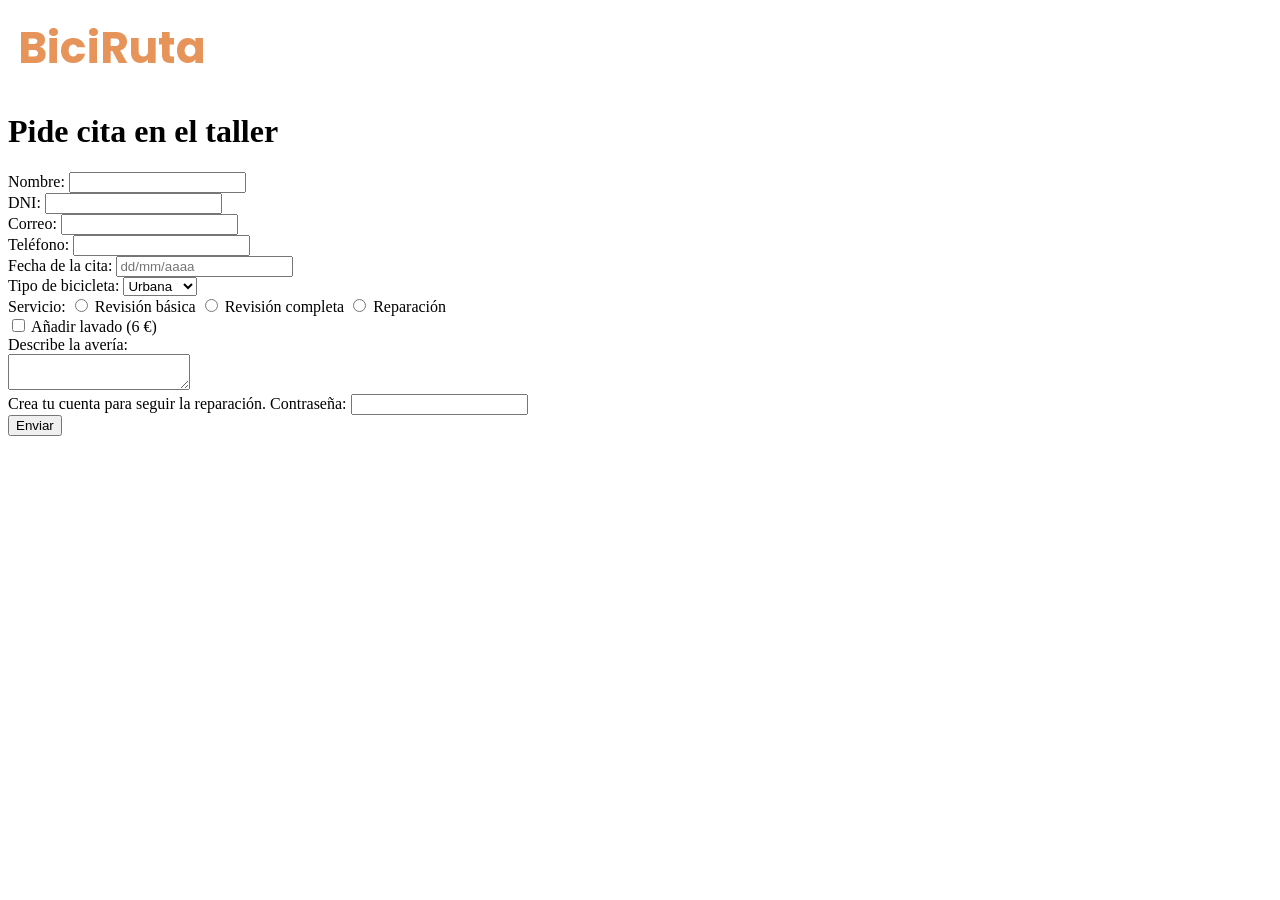
<file: ut04/cita_borrador.html>
<!DOCTYPE html>
<html lang="es">
<head>
  <meta charset="UTF-8">
  <meta name="viewport" content="width=device-width, initial-scale=1.0">
  <title>Cita en el taller · BiciRuta</title>
</head>
<body>
  <img src="img/logo_biciruta.png" alt="BiciRuta" width="320" height="80">
  <h1>Pide cita en el taller</h1>
  <form action="receptor.html">
    Nombre: <input type="text" name="nombre"><br>
    DNI: <input type="text" name="dni"><br>
    Correo: <input type="text" name="correo"><br>
    Teléfono: <input type="text"><br>
    Fecha de la cita: <input type="text" name="fecha" placeholder="dd/mm/aaaa"><br>
    Tipo de bicicleta:
    <select name="tipo">
      <option>Urbana</option><option>Montaña</option><option>Eléctrica</option>
    </select><br>
    Servicio:
    <input type="radio" name="servicio1"> Revisión básica
    <input type="radio" name="servicio2"> Revisión completa
    <input type="radio" name="servicio3"> Reparación<br>
    <input type="checkbox" name="lavado"> Añadir lavado (6 €)<br>
    Describe la avería:<br>
    <textarea name="averia"></textarea><br>
    Crea tu cuenta para seguir la reparación. Contraseña: <input type="text" name="clave"><br>
    <button>Enviar</button>
  </form>
</body>
</html>
</file>
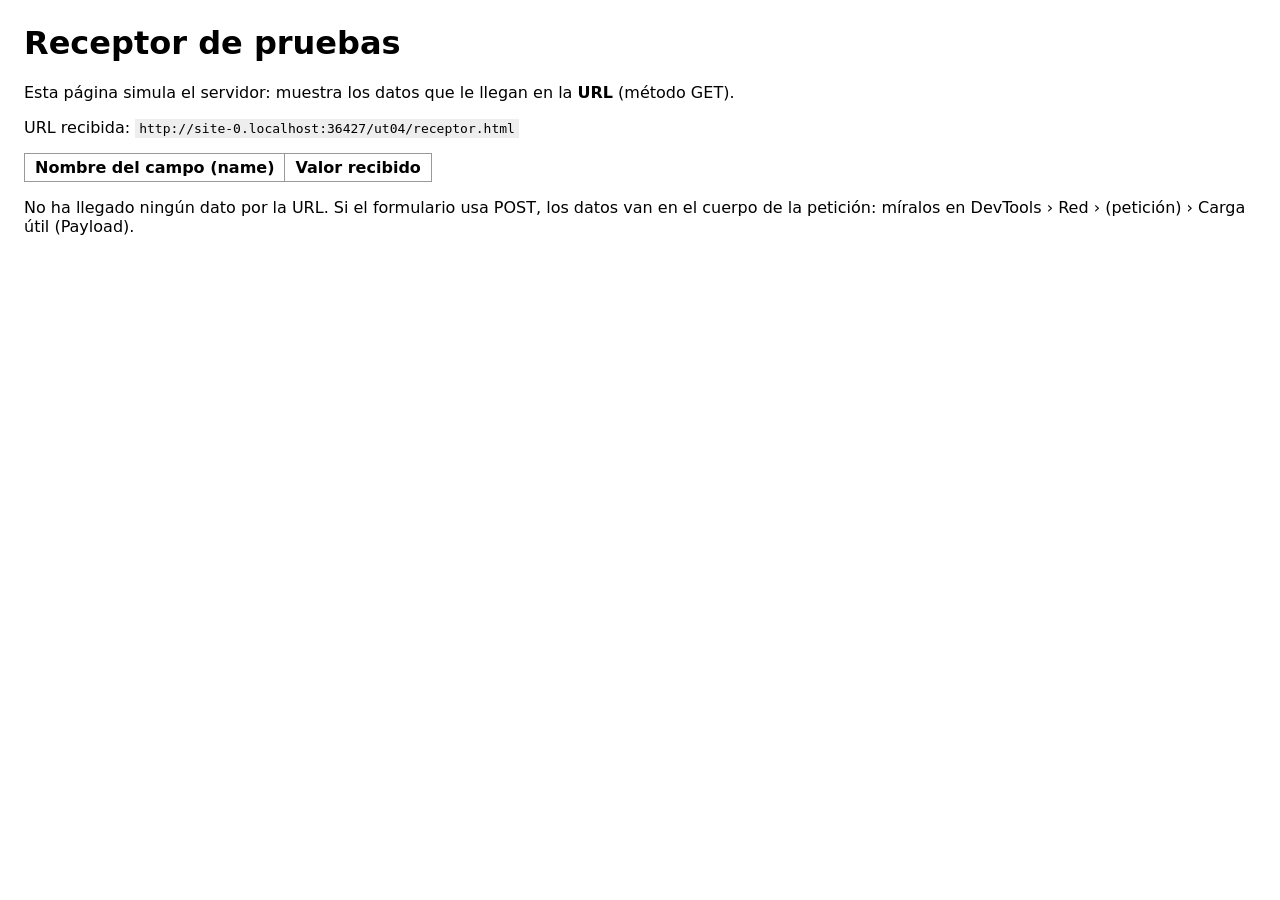
<file: ut04/receptor.html>
<!DOCTYPE html>
<html lang="es">
<head>
  <meta charset="UTF-8">
  <meta name="viewport" content="width=device-width, initial-scale=1.0">
  <title>Receptor de pruebas (GET)</title>
  <style>
    body { font-family: system-ui, sans-serif; margin: 24px; }
    table { border-collapse: collapse; } th, td { border: 1px solid #999; padding: 4px 10px; text-align: left; }
    code { background: #eee; padding: 2px 4px; word-break: break-all; }
  </style>
</head>
<body>
  <h1>Receptor de pruebas</h1>
  <p>Esta página simula el servidor: muestra los datos que le llegan en la <strong>URL</strong> (método GET).</p>
  <p>URL recibida: <code id="url"></code></p>
  <table>
    <thead><tr><th scope="col">Nombre del campo (name)</th><th scope="col">Valor recibido</th></tr></thead>
    <tbody id="datos"></tbody>
  </table>
  <p id="vacio" hidden>No ha llegado ningún dato por la URL. Si el formulario usa POST, los datos van en el cuerpo de la petición: míralos en DevTools › Red › (petición) › Carga útil (Payload).</p>
  <script>
    document.getElementById('url').textContent = location.href;
    const parametros = new URLSearchParams(location.search);
    const cuerpo = document.getElementById('datos');
    for (const [nombre, valor] of parametros) {
      const fila = document.createElement('tr');
      const c1 = document.createElement('td'); c1.textContent = nombre;
      const c2 = document.createElement('td'); c2.textContent = valor === '' ? '(vacío)' : valor;
      fila.append(c1, c2); cuerpo.append(fila);
    }
    document.getElementById('vacio').hidden = [...parametros].length > 0;
  </script>
</body>
</html>
</file>
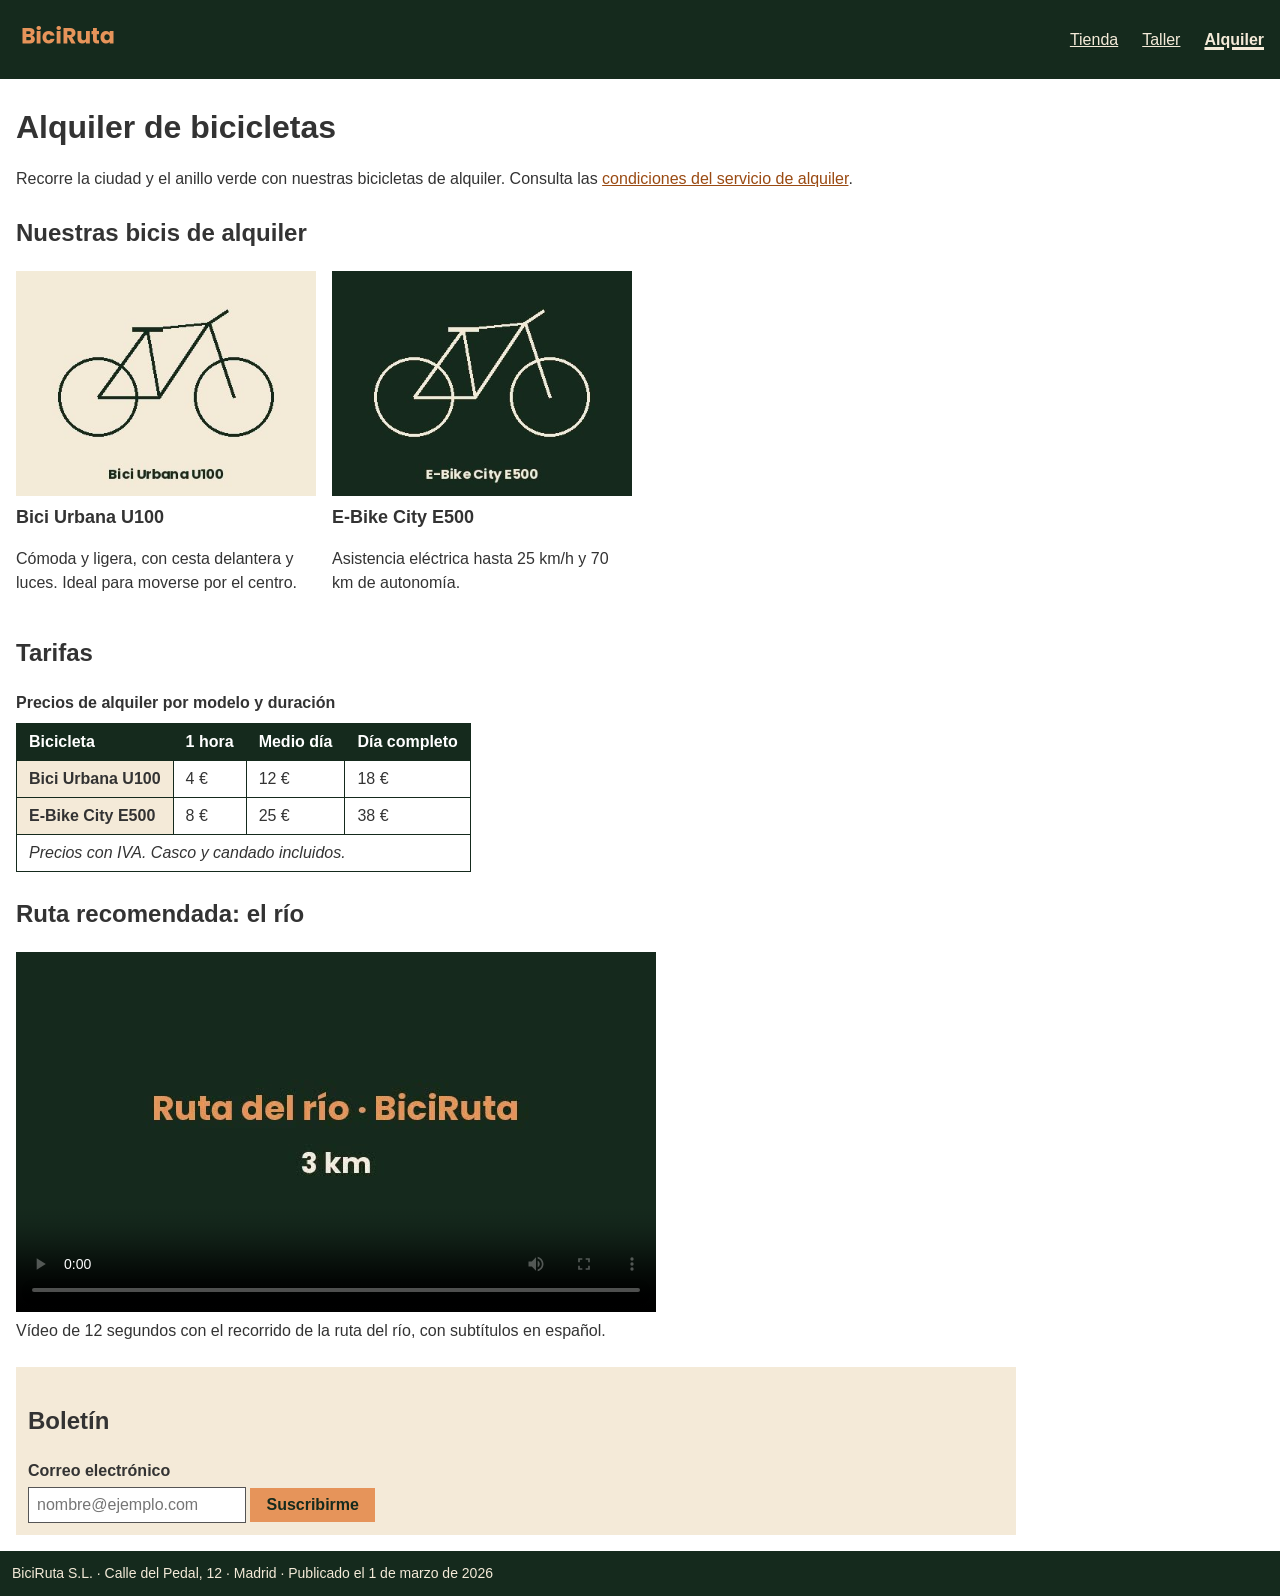
<file: ut03/alquiler/alquiler.html>
<!DOCTYPE html>
<html lang="es">
<head>
  <meta charset="UTF-8">
  <meta name="viewport" content="width=device-width, initial-scale=1.0">
  <title>Alquiler de bicicletas · BiciRuta</title>
  <meta name="description" content="Alquiler de bicicletas urbanas y eléctricas en Madrid. Tarifas, modelos y la ruta del río.">
  <link rel="stylesheet" href="css/estilos.css">
</head>
<body>
  <a class="saltar" href="#principal">Saltar al contenido principal</a>

  <header class="cabecera">
    <a href="index.html"><img src="img/logo_biciruta.png" alt="BiciRuta, inicio" width="160" height="40"></a>
    <nav aria-label="Menú principal">
      <ul class="menu">
        <li><a href="index.html">Tienda</a></li>
        <li><a href="taller.html">Taller</a></li>
        <li><a href="alquiler.html" aria-current="page">Alquiler</a></li>
      </ul>
    </nav>
  </header>

  <main id="principal">
    <h1>Alquiler de bicicletas</h1>
    <p>Recorre la ciudad y el anillo verde con nuestras bicicletas de alquiler. Consulta las <a href="condiciones.html">condiciones del servicio de alquiler</a>.</p>

    <section aria-labelledby="titulo-bicis">
      <h2 id="titulo-bicis">Nuestras bicis de alquiler</h2>
      <div class="bicis">
        <article class="bici">
          <img src="img/bici_urbana-400.jpg"
               srcset="img/bici_urbana-400.jpg 400w, img/bici_urbana-800.jpg 800w, img/bici_urbana-1200.jpg 1200w"
               sizes="(min-width: 700px) 300px, 100vw"
               width="400" height="300" loading="lazy"
               alt="Bici Urbana U100, bicicleta de paseo con cuadro bajo, vista de perfil">
          <h3>Bici Urbana U100</h3>
          <p>Cómoda y ligera, con cesta delantera y luces. Ideal para moverse por el centro.</p>
        </article>
        <article class="bici">
          <img src="img/bici_electrica-400.jpg"
               srcset="img/bici_electrica-400.jpg 400w, img/bici_electrica-800.jpg 800w, img/bici_electrica-1200.jpg 1200w"
               sizes="(min-width: 700px) 300px, 100vw"
               width="400" height="300" loading="lazy"
               alt="E-Bike City E500, bicicleta eléctrica urbana, vista de perfil">
          <h3>E-Bike City E500</h3>
          <p>Asistencia eléctrica hasta 25 km/h y 70 km de autonomía.</p>
        </article>
      </div>
    </section>

    <section aria-labelledby="titulo-tarifas">
      <h2 id="titulo-tarifas">Tarifas</h2>
      <table class="tarifas">
        <caption>Precios de alquiler por modelo y duración</caption>
        <thead>
          <tr>
            <th scope="col">Bicicleta</th>
            <th scope="col">1 hora</th>
            <th scope="col">Medio día</th>
            <th scope="col">Día completo</th>
          </tr>
        </thead>
        <tbody>
          <tr>
            <th scope="row">Bici Urbana U100</th>
            <td>4 €</td>
            <td>12 €</td>
            <td>18 €</td>
          </tr>
          <tr>
            <th scope="row">E-Bike City E500</th>
            <td>8 €</td>
            <td>25 €</td>
            <td>38 €</td>
          </tr>
        </tbody>
        <tfoot>
          <tr>
            <td colspan="4">Precios con IVA. Casco y candado incluidos.</td>
          </tr>
        </tfoot>
      </table>
    </section>

    <section aria-labelledby="titulo-ruta">
      <h2 id="titulo-ruta">Ruta recomendada: el río</h2>
      <figure>
        <video controls preload="metadata" width="640" height="360" poster="img/ruta_rio_poster.jpg">
          <source src="media/ruta_rio.mp4" type="video/mp4">
          <track kind="captions" src="media/ruta_rio.es.vtt" srclang="es" label="Español" default>
          <p>Tu navegador no puede reproducir el vídeo. <a href="media/ruta_rio.mp4">Descarga el vídeo de la ruta del río (MP4, 12 s)</a>.</p>
        </video>
        <figcaption>Vídeo de 12 segundos con el recorrido de la ruta del río, con subtítulos en español.</figcaption>
      </figure>
    </section>

    <aside class="lateral" aria-labelledby="titulo-boletin">
      <h2 id="titulo-boletin">Boletín</h2>
      <form action="#" method="post">
        <label for="correo">Correo electrónico</label>
        <input type="email" id="correo" name="correo" autocomplete="email" placeholder="nombre@ejemplo.com" required>
        <button type="submit">Suscribirme</button>
      </form>
    </aside>
  </main>

  <footer class="pie">
    <p>BiciRuta S.L. · Calle del Pedal, 12 · Madrid · Publicado el <time datetime="2026-03-01">1 de marzo de 2026</time></p>
  </footer>
</body>
</html>
</file>
<file: css/estilos.css>
body {
  font-family: Arial, sans-serif;
  margin: 0;
  background: #f4f4f4;
  color: #222;
}
header {
  background: #152a1d;
  color: white;
  padding: 20px;
}
main {
  padding: 20px;
}
#fecha {
  color: #2c7a3f;
  font-weight: bold;
}
</file>
<file: ut03/css/estilos.css>
/* Paleta BiciRuta (contraste comprobado con la fórmula de WCAG 2.2)
   #152A1D verde oscuro · #F4EAD8 crema · #E6945A naranja · #9A4A12 naranja oscuro
   #333 sobre blanco 12,63:1 · #F4EAD8 sobre #152A1D 12,75:1 · #152A1D sobre #E6945A 6,34:1 */

body { font-family: Arial, sans-serif; margin: 0; color: #333; line-height: 1.5; }

/* Enlace para saltar al contenido: oculto hasta que recibe el foco */
.saltar {
  position: absolute; left: 8px; top: -60px;
  background: #E6945A; color: #152A1D; font-weight: bold;
  padding: 8px 16px; z-index: 10;
}
.saltar:focus { top: 8px; }

/* Cabecera y menú */
.cabecera { background: #152A1D; padding: 16px; display: flex; flex-wrap: wrap; align-items: center; justify-content: space-between; gap: 12px; }
.menu { list-style: none; margin: 0; padding: 0; display: flex; gap: 24px; }
.menu a { color: #F4EAD8; }
.menu a[aria-current="page"] { font-weight: bold; text-decoration-thickness: 3px; }

/* Contenido principal */
main { padding: 16px; max-width: 1000px; }
h1 { font-size: 32px; margin: 8px 0; }
h2 { font-size: 24px; margin-top: 24px; }
h3 { font-size: 18px; margin: 8px 0 4px; }
a { color: #9A4A12; }

/* Fichas de bici: 300 px desde 700 px de ancho, todo el ancho por debajo (igual que sizes) */
.bicis { display: flex; flex-wrap: wrap; gap: 16px; }
.bici { width: 100%; }
.bici img { width: 100%; height: auto; display: block; }
@media (min-width: 700px) {
  .bici { width: 300px; }
}

/* Tabla de tarifas: bordes con CSS en lugar del atributo border */
.tarifas { border-collapse: collapse; }
.tarifas caption { text-align: left; font-weight: bold; padding-bottom: 8px; }
.tarifas th, .tarifas td { border: 1px solid #152A1D; padding: 6px 12px; text-align: left; }
.tarifas thead th { background: #152A1D; color: #fff; }
.tarifas tbody th { background: #F4EAD8; }
.tarifas tfoot td { font-style: italic; }

/* Vídeo */
figure { margin: 0; }
video { max-width: 100%; height: auto; }

/* Boletín */
.lateral { background: #F4EAD8; padding: 12px; margin-top: 24px; }
.lateral label { display: block; font-weight: bold; margin-bottom: 4px; }
.lateral input { padding: 8px; border: 1px solid #555; font-size: 16px; }
button {
  background: #E6945A; color: #152A1D; font-weight: bold; font-size: 16px;
  border: 0; padding: 8px 16px; cursor: pointer;
}
button:hover { background: #d9824a; }

/* Foco siempre visible (sustituye a outline: none) */
:focus-visible { outline: 3px solid #9A4A12; outline-offset: 2px; }
.cabecera :focus-visible, .pie :focus-visible, .saltar:focus-visible { outline-color: #E6945A; }

/* Pie */
.pie { background: #152A1D; color: #F4EAD8; padding: 12px; font-size: 14px; }
.pie p { margin: 0; }

/* Ejercicio UT3 */
.responsiva { width: 100%; max-width: 640px; height: auto; display: block; }
.lateral input { display: block; margin-bottom: 12px; }
</file>
<file: ut04/css/cita.css>
/* cita.css · Estilos del formulario de cita del taller BiciRuta (UT 4) */

:root {
  --verde: #1f5c3a;
  --verde-claro: #e8f2ec;
  --naranja: #d9772b;
  --rojo: #c0392b;
  --texto: #1f2620;
  --gris: #6b716d;
  --borde: #c9cfcb;
}

* {
  box-sizing: border-box;
}

body {
  margin: 0;
  font-family: system-ui, -apple-system, "Segoe UI", Roboto, sans-serif;
  color: var(--texto);
  background: #f7f7f5;
  line-height: 1.5;
}

/* ---------- Cabecera con el logo y el buscador ---------- */
.cabecera {
  display: flex;
  flex-wrap: wrap;
  align-items: center;
  justify-content: space-between;
  gap: 1rem;
  padding: 1rem 1.5rem;
  background: #fff;
  border-bottom: 3px solid var(--naranja);
}

.cabecera img {
  max-width: 100%;
  height: auto;
}

.buscador {
  display: flex;
  flex-wrap: wrap;
  align-items: center;
  gap: 0.5rem;
}

.buscador label {
  font-weight: 600;
}

/* ---------- Contenido ---------- */
main {
  max-width: 46rem;
  margin: 0 auto;
  padding: 1.5rem;
}

h1 {
  color: var(--verde);
  margin-top: 0.5rem;
}

fieldset {
  min-width: 0; /* sin esto, un fieldset no se estrecha en pantallas pequeñas */
  margin: 0 0 1.25rem;
  padding: 1rem 1.25rem;
  background: #fff;
  border: 1px solid var(--borde);
  border-radius: 8px;
}

legend {
  padding: 0 0.4rem;
  font-weight: 700;
  color: var(--verde);
}

/* Grupos de radios y checkboxes dentro de otro fieldset */
fieldset.grupo {
  padding: 0.5rem 1rem;
  background: var(--verde-claro);
  border-style: dashed;
}

fieldset.grupo legend {
  font-weight: 600;
  color: var(--texto);
}

/* El fieldset de la cuenta se ve apagado mientras está deshabilitado */
fieldset:disabled {
  opacity: 0.55;
}

.campo {
  display: flex;
  flex-direction: column;
  gap: 0.25rem;
  margin-bottom: 1rem;
}

.campo label {
  font-weight: 600;
}

.opcion {
  display: flex;
  align-items: center;
  gap: 0.5rem;
  margin: 0.35rem 0 0.75rem;
}

.ayuda {
  color: var(--gris);
  font-size: 0.875rem;
}

.obligatorio {
  color: var(--rojo);
}

input,
select,
textarea,
button {
  font: inherit;
}

input[type="text"],
input[type="email"],
input[type="tel"],
input[type="date"],
input[type="number"],
input[type="password"],
input[type="search"],
select,
textarea {
  width: 100%;
  max-width: 100%;
  padding: 0.5rem 0.6rem;
  border: 2px solid var(--borde);
  border-radius: 6px;
  background: #fff;
}

.buscador input[type="search"] {
  width: 14rem;
}

textarea {
  resize: vertical;
}

input:focus,
select:focus,
textarea:focus {
  outline: 3px solid var(--naranja);
  outline-offset: 1px;
}

/* ---------- Estados de validación ----------
   :user-invalid y :user-valid solo se activan cuando el usuario ya ha tocado el campo
   (o ha intentado enviar), así el formulario no aparece en rojo nada más abrirlo. */
input:user-invalid,
select:user-invalid,
textarea:user-invalid {
  border-color: var(--rojo);
  background: #fdf0ee;
}

input:user-valid,
select:user-valid,
textarea:user-valid {
  border-color: #2e8b57;
}

button {
  padding: 0.6rem 1.4rem;
  border: 0;
  border-radius: 6px;
  background: var(--verde);
  color: #fff;
  font-weight: 700;
  cursor: pointer;
}

button:hover {
  background: var(--naranja);
}

footer {
  text-align: center;
  padding: 1rem;
  color: var(--gris);
}

/* ---------- Móvil ---------- */
@media (max-width: 600px) {
  .cabecera {
    flex-direction: column;
    align-items: flex-start;
  }

  .buscador input[type="search"] {
    width: 100%;
  }

  main {
    padding: 1rem;
  }
}
</file>
<file: ut03/alquiler/css/estilos.css>
/* Paleta BiciRuta (contraste comprobado con la fórmula de WCAG 2.2)
   #152A1D verde oscuro · #F4EAD8 crema · #E6945A naranja · #9A4A12 naranja oscuro
   #333 sobre blanco 12,63:1 · #F4EAD8 sobre #152A1D 12,75:1 · #152A1D sobre #E6945A 6,34:1 */

body { font-family: Arial, sans-serif; margin: 0; color: #333; line-height: 1.5; }

/* Enlace para saltar al contenido: oculto hasta que recibe el foco */
.saltar {
  position: absolute; left: 8px; top: -60px;
  background: #E6945A; color: #152A1D; font-weight: bold;
  padding: 8px 16px; z-index: 10;
}
.saltar:focus { top: 8px; }

/* Cabecera y menú */
.cabecera { background: #152A1D; padding: 16px; display: flex; flex-wrap: wrap; align-items: center; justify-content: space-between; gap: 12px; }
.menu { list-style: none; margin: 0; padding: 0; display: flex; gap: 24px; }
.menu a { color: #F4EAD8; }
.menu a[aria-current="page"] { font-weight: bold; text-decoration-thickness: 3px; }

/* Contenido principal */
main { padding: 16px; max-width: 1000px; }
h1 { font-size: 32px; margin: 8px 0; }
h2 { font-size: 24px; margin-top: 24px; }
h3 { font-size: 18px; margin: 8px 0 4px; }
a { color: #9A4A12; }

/* Fichas de bici: 300 px desde 700 px de ancho, todo el ancho por debajo (igual que sizes) */
.bicis { display: flex; flex-wrap: wrap; gap: 16px; }
.bici { width: 100%; }
.bici img { width: 100%; height: auto; display: block; }
@media (min-width: 700px) {
  .bici { width: 300px; }
}

/* Tabla de tarifas: bordes con CSS en lugar del atributo border */
.tarifas { border-collapse: collapse; }
.tarifas caption { text-align: left; font-weight: bold; padding-bottom: 8px; }
.tarifas th, .tarifas td { border: 1px solid #152A1D; padding: 6px 12px; text-align: left; }
.tarifas thead th { background: #152A1D; color: #fff; }
.tarifas tbody th { background: #F4EAD8; }
.tarifas tfoot td { font-style: italic; }

/* Vídeo */
figure { margin: 0; }
video { max-width: 100%; height: auto; }

/* Boletín */
.lateral { background: #F4EAD8; padding: 12px; margin-top: 24px; }
.lateral label { display: block; font-weight: bold; margin-bottom: 4px; }
.lateral input { padding: 8px; border: 1px solid #555; font-size: 16px; }
button {
  background: #E6945A; color: #152A1D; font-weight: bold; font-size: 16px;
  border: 0; padding: 8px 16px; cursor: pointer;
}
button:hover { background: #d9824a; }

/* Foco siempre visible (sustituye a outline: none) */
:focus-visible { outline: 3px solid #9A4A12; outline-offset: 2px; }
.cabecera :focus-visible, .pie :focus-visible, .saltar:focus-visible { outline-color: #E6945A; }

/* Pie */
.pie { background: #152A1D; color: #F4EAD8; padding: 12px; font-size: 14px; }
.pie p { margin: 0; }
</file>
